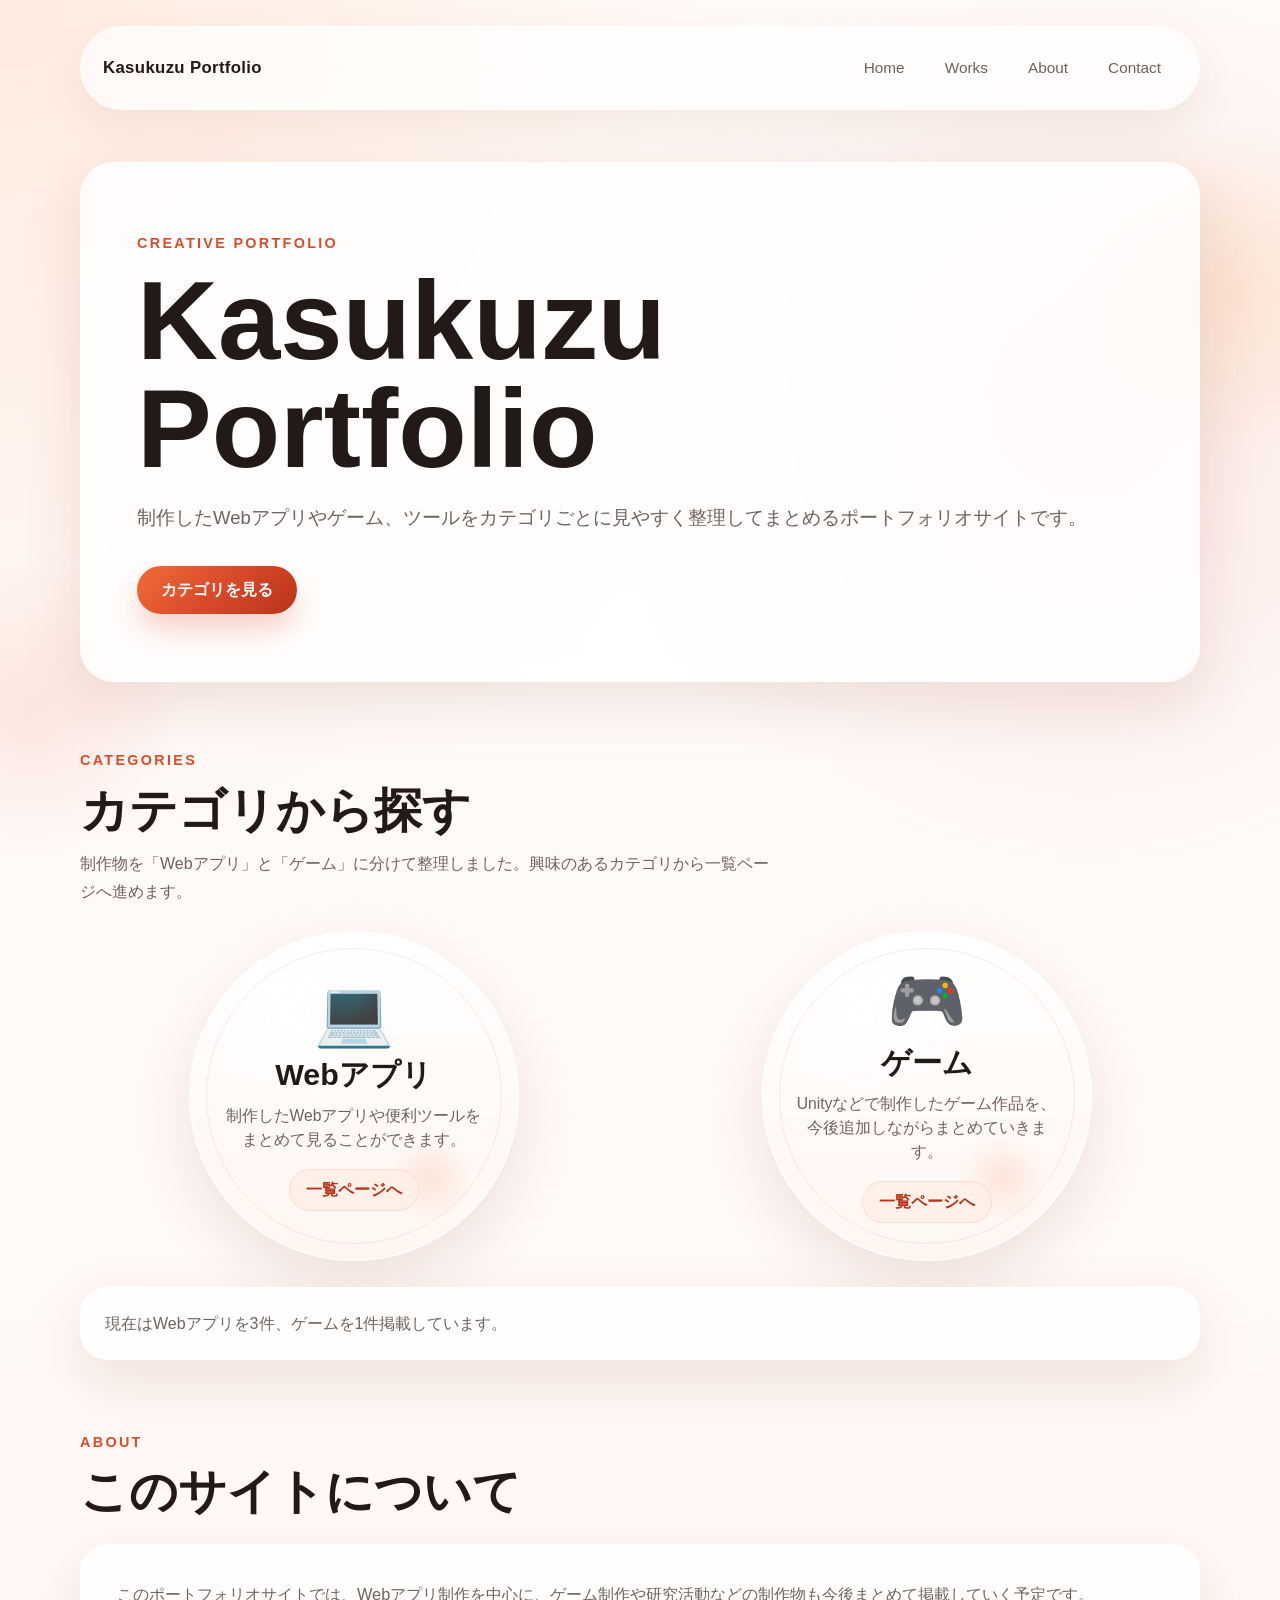
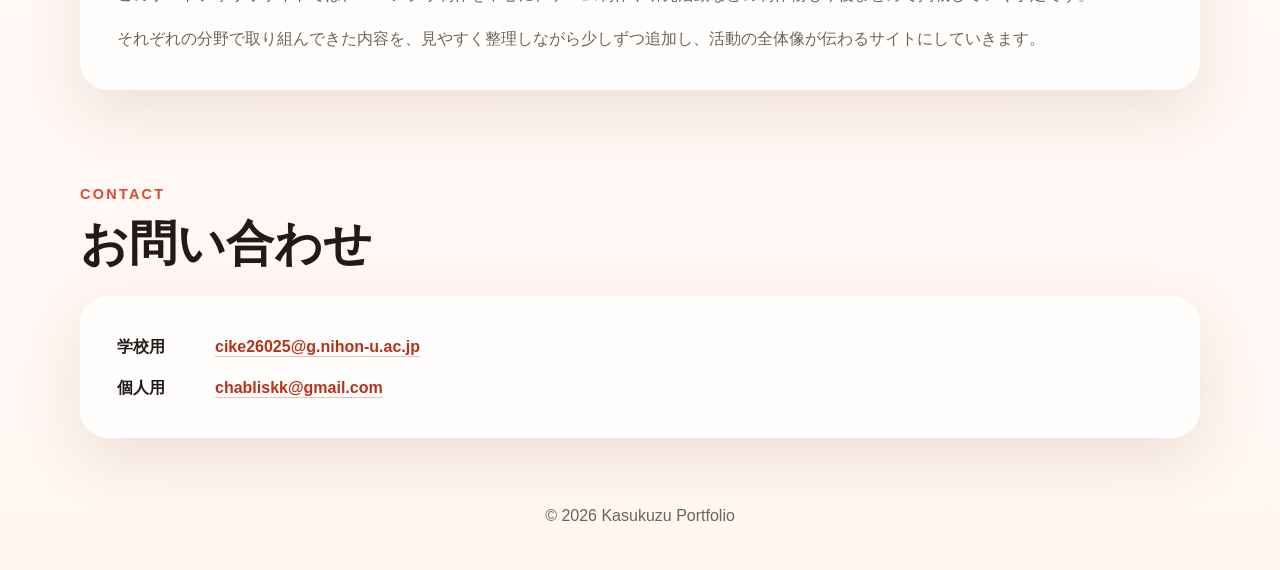
<file: index.html>
<!DOCTYPE html>
<html lang="ja">
  <head>
    <meta charset="UTF-8" />
    <meta name="viewport" content="width=device-width, initial-scale=1.0" />
    <meta
      name="description"
      content="KasukuzuのWebアプリやゲーム作品をカテゴリごとにまとめる個人ポートフォリオサイト"
    />
    <title>Kasukuzu Portfolio</title>
    <link rel="stylesheet" href="style.css" />
  </head>
  <body>
    <div class="page-shell">
      <header class="site-header">
        <div class="container header-inner">
          <a class="site-logo" href="./">Kasukuzu Portfolio</a>
          <nav class="site-nav" aria-label="グローバルナビゲーション">
            <a href="#home">Home</a>
            <a href="#works">Works</a>
            <a href="#about">About</a>
            <a href="#contact">Contact</a>
          </nav>
        </div>
      </header>

      <main>
        <section class="hero-section" id="home">
          <div class="container hero-grid">
            <div class="hero-copy">
              <p class="section-kicker">Creative Portfolio</p>
              <h1>Kasukuzu Portfolio</h1>
              <p class="hero-description">
                制作したWebアプリやゲーム、ツールをカテゴリごとに見やすく整理してまとめるポートフォリオサイトです。
              </p>
              <div class="hero-actions">
                <a class="primary-button" href="#works">カテゴリを見る</a>
              </div>
            </div>
          </div>
        </section>

        <section class="content-section category-section" id="works">
          <div class="container">
            <div class="section-heading">
              <p class="section-kicker">Categories</p>
              <h2>カテゴリから探す</h2>
              <p>
                制作物を「Webアプリ」と「ゲーム」に分けて整理しました。興味のあるカテゴリから一覧ページへ進めます。
              </p>
            </div>

            <div class="category-grid">
              <a class="category-card" href="web-apps/">
                <span class="category-icon" aria-hidden="true">💻</span>
                <strong class="category-title">Webアプリ</strong>
                <p>制作したWebアプリや便利ツールをまとめて見ることができます。</p>
                <span class="category-cta">一覧ページへ</span>
              </a>

              <a class="category-card" href="games/">
                <span class="category-icon" aria-hidden="true">🎮</span>
                <strong class="category-title">ゲーム</strong>
                <p>Unityなどで制作したゲーム作品を、今後追加しながらまとめていきます。</p>
                <span class="category-cta">一覧ページへ</span>
              </a>
            </div>

            <div class="category-note">
              <p>
                現在はWebアプリを3件、ゲームを1件掲載しています。
              </p>
            </div>
          </div>
        </section>

        <section class="content-section alt-section" id="about">
          <div class="container">
            <div class="section-heading">
              <p class="section-kicker">About</p>
              <h2>このサイトについて</h2>
            </div>
            <div class="about-panel">
              <p>
                このポートフォリオサイトでは、Webアプリ制作を中心に、ゲーム制作や研究活動などの制作物も今後まとめて掲載していく予定です。
              </p>
              <p>
                それぞれの分野で取り組んできた内容を、見やすく整理しながら少しずつ追加し、活動の全体像が伝わるサイトにしていきます。
              </p>
            </div>
          </div>
        </section>

        <section class="content-section" id="contact">
          <div class="container">
            <div class="section-heading">
              <p class="section-kicker">Contact</p>
              <h2>お問い合わせ</h2>
            </div>
            <div class="contact-panel">
              <div class="contact-list">
                <div class="contact-item">
                  <span class="contact-label">学校用</span>
                  <a href="mailto:cike26025@g.nihon-u.ac.jp">
                    cike26025@g.nihon-u.ac.jp
                  </a>
                </div>
                <div class="contact-item">
                  <span class="contact-label">個人用</span>
                  <a href="mailto:chabliskk@gmail.com">chabliskk@gmail.com</a>
                </div>
              </div>
            </div>
          </div>
        </section>
      </main>

      <footer class="site-footer">
        <div class="container">
          <p>&copy; 2026 Kasukuzu Portfolio</p>
        </div>
      </footer>
    </div>
  </body>
</html>
</file>
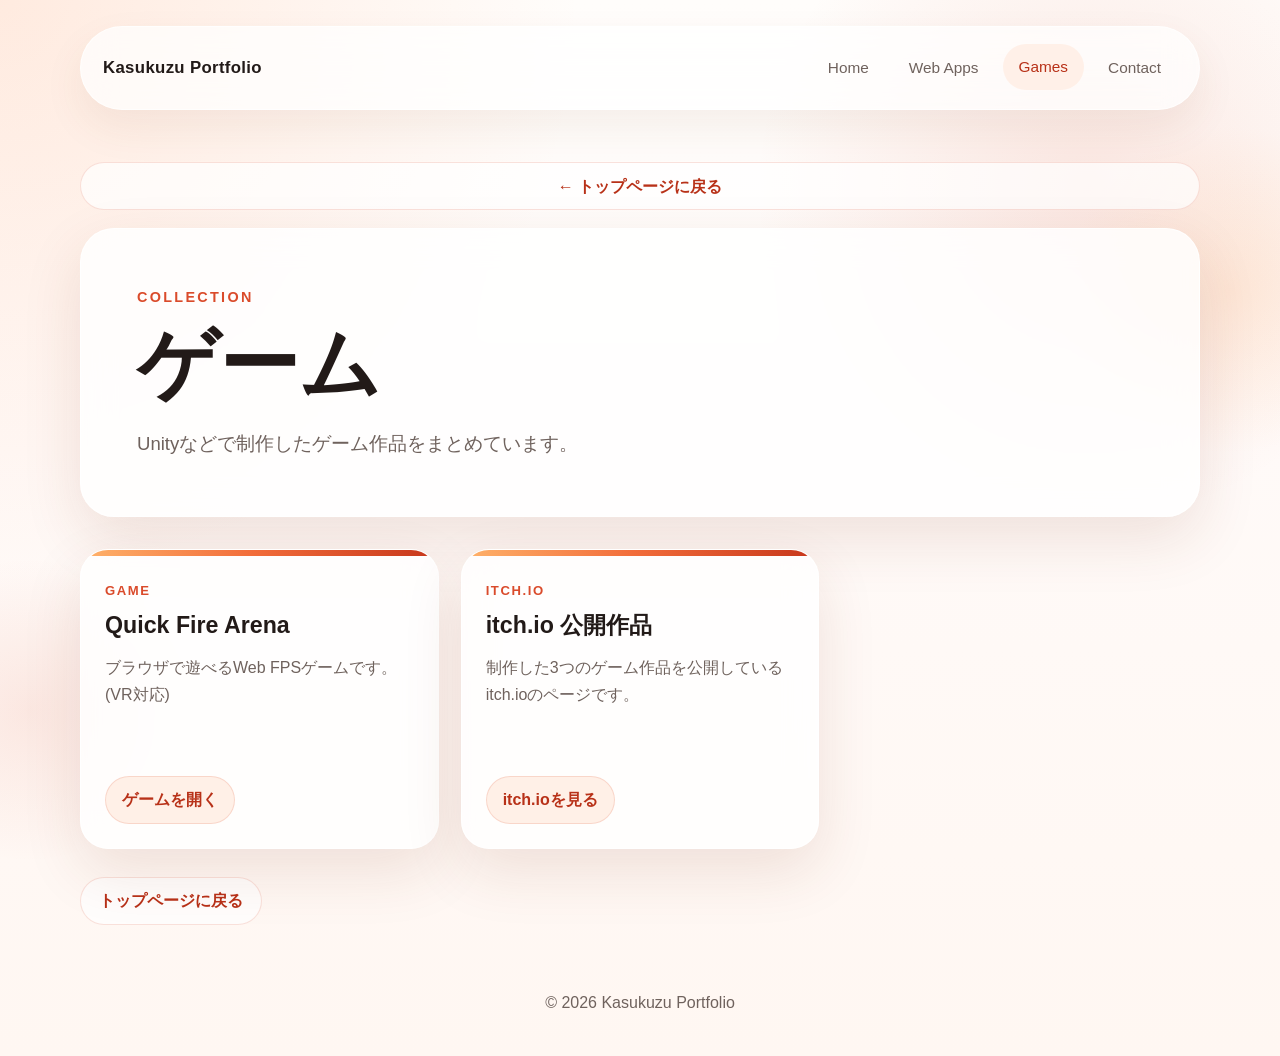
<file: games/index.html>
<!DOCTYPE html>
<html lang="ja">
  <head>
    <meta charset="UTF-8" />
    <meta name="viewport" content="width=device-width, initial-scale=1.0" />
    <meta
      name="description"
      content="Kasukuzu Portfolio のゲーム一覧ページ"
    />
    <title>ゲーム | Kasukuzu Portfolio</title>
    <link rel="stylesheet" href="../style.css" />
  </head>
  <body class="subpage">
    <div class="page-shell">
      <header class="site-header">
        <div class="container header-inner">
          <a class="site-logo" href="../">Kasukuzu Portfolio</a>
          <nav class="site-nav" aria-label="グローバルナビゲーション">
            <a href="../">Home</a>
            <a href="../web-apps/">Web Apps</a>
            <a href="./" aria-current="page">Games</a>
            <a href="../#contact">Contact</a>
          </nav>
        </div>
      </header>

      <main>
        <section class="page-hero-section">
          <div class="container page-hero-header">
            <a class="back-link" href="../">← トップページに戻る</a>
            <div class="page-hero-panel">
              <p class="section-kicker">Collection</p>
              <h1>ゲーム</h1>
              <p class="page-description">
                Unityなどで制作したゲーム作品をまとめています。
              </p>
            </div>
          </div>
        </section>

        <section class="content-section page-content-section">
          <div class="container">
            <div class="works-grid">
              <article class="work-card">
                <div class="card-accent"></div>
                <div class="card-content">
                  <p class="card-tag">Game</p>
                  <h3>Quick Fire Arena</h3>
                  <p>ブラウザで遊べるWeb FPSゲームです。(VR対応)</p>
                </div>
                <a
                  class="card-button"
                  href="https://quick-fire-arena-client.vercel.app"
                  target="_blank"
                  rel="noopener noreferrer"
                >
                  ゲームを開く
                </a>
              </article>

              <article class="work-card">
                <div class="card-accent"></div>
                <div class="card-content">
                  <p class="card-tag">itch.io</p>
                  <h3>itch.io 公開作品</h3>
                  <p>制作した3つのゲーム作品を公開しているitch.ioのページです。</p>
                </div>
                <a
                  class="card-button"
                  href="https://karasawao0.itch.io/"
                  target="_blank"
                  rel="noopener noreferrer"
                >
                  itch.ioを見る
                </a>
              </article>
            </div>

            <div class="page-actions">
              <a class="secondary-link" href="../">トップページに戻る</a>
            </div>
          </div>
        </section>
      </main>

      <footer class="site-footer">
        <div class="container">
          <p>&copy; 2026 Kasukuzu Portfolio</p>
        </div>
      </footer>
    </div>
  </body>
</html>
</file>
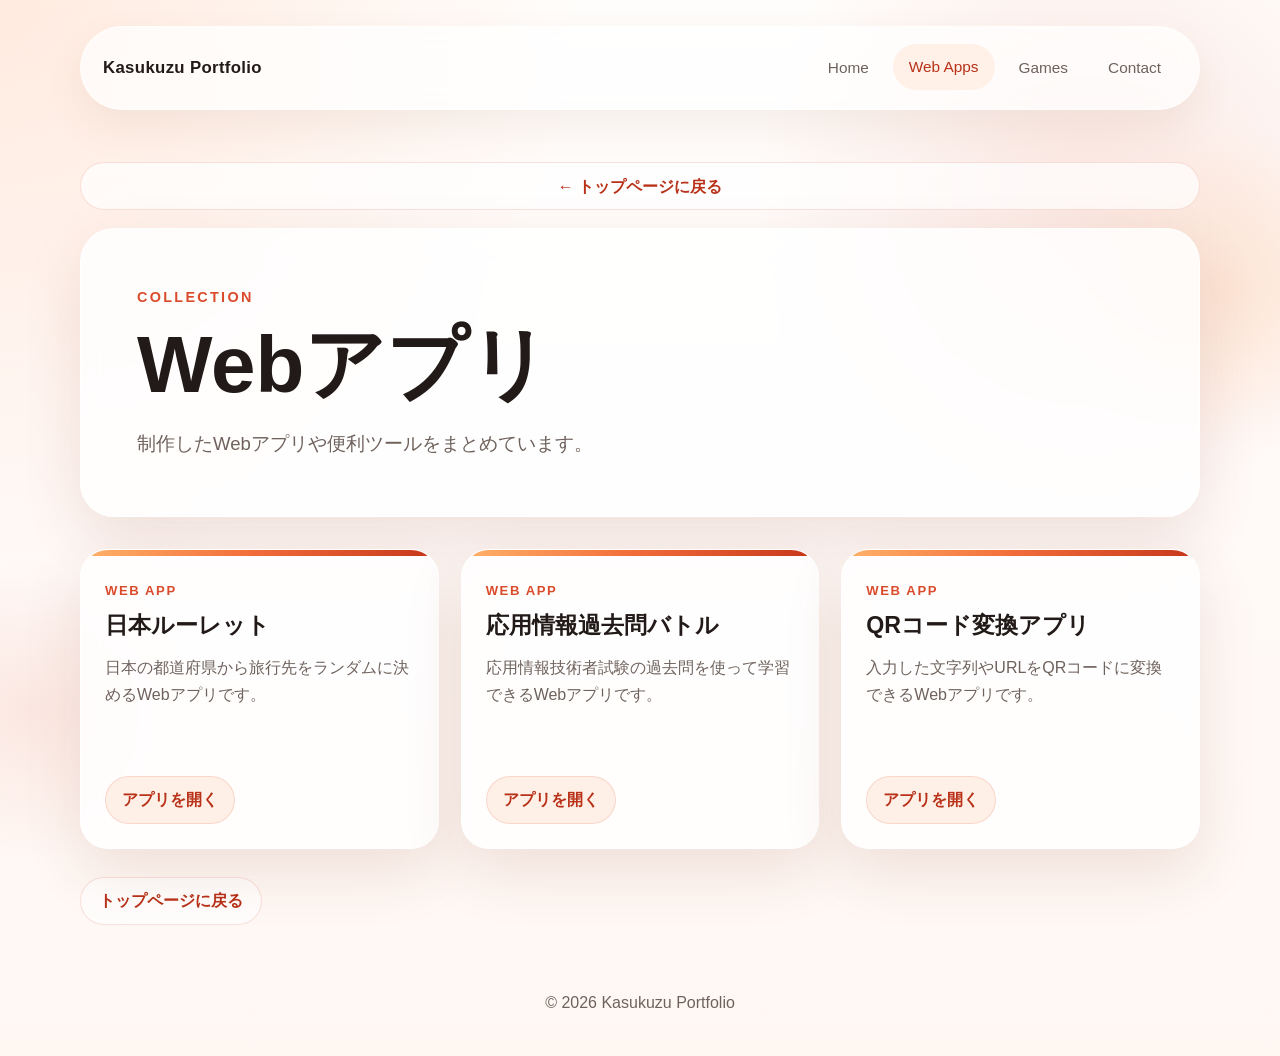
<file: web-apps/index.html>
<!DOCTYPE html>
<html lang="ja">
  <head>
    <meta charset="UTF-8" />
    <meta name="viewport" content="width=device-width, initial-scale=1.0" />
    <meta
      name="description"
      content="Kasukuzu Portfolio の Webアプリ一覧ページ"
    />
    <title>Webアプリ | Kasukuzu Portfolio</title>
    <link rel="stylesheet" href="../style.css" />
  </head>
  <body class="subpage">
    <div class="page-shell">
      <header class="site-header">
        <div class="container header-inner">
          <a class="site-logo" href="../">Kasukuzu Portfolio</a>
          <nav class="site-nav" aria-label="グローバルナビゲーション">
            <a href="../">Home</a>
            <a href="./" aria-current="page">Web Apps</a>
            <a href="../games/">Games</a>
            <a href="../#contact">Contact</a>
          </nav>
        </div>
      </header>

      <main>
        <section class="page-hero-section">
          <div class="container page-hero-header">
            <a class="back-link" href="../">← トップページに戻る</a>
            <div class="page-hero-panel">
              <p class="section-kicker">Collection</p>
              <h1>Webアプリ</h1>
              <p class="page-description">
                制作したWebアプリや便利ツールをまとめています。
              </p>
            </div>
          </div>
        </section>

        <section class="content-section page-content-section">
          <div class="container">
            <div class="works-grid">
              <article class="work-card">
                <div class="card-accent"></div>
                <div class="card-content">
                  <p class="card-tag">Web App</p>
                  <h3>日本ルーレット</h3>
                  <p>
                    日本の都道府県から旅行先をランダムに決めるWebアプリです。
                  </p>
                </div>
                <a
                  class="card-button"
                  href="https://kasukuzu.github.io/randtravelapp/"
                  target="_blank"
                  rel="noopener noreferrer"
                >
                  アプリを開く
                </a>
              </article>

              <article class="work-card">
                <div class="card-accent"></div>
                <div class="card-content">
                  <p class="card-tag">Web App</p>
                  <h3>応用情報過去問バトル</h3>
                  <p>
                    応用情報技術者試験の過去問を使って学習できるWebアプリです。
                  </p>
                </div>
                <a
                  class="card-button"
                  href="https://ap-kakomonbattle.vercel.app/"
                  target="_blank"
                  rel="noopener noreferrer"
                >
                  アプリを開く
                </a>
              </article>

              <article class="work-card">
                <div class="card-accent"></div>
                <div class="card-content">
                  <p class="card-tag">Web App</p>
                  <h3>QRコード変換アプリ</h3>
                  <p>
                    入力した文字列やURLをQRコードに変換できるWebアプリです。
                  </p>
                </div>
                <a
                  class="card-button"
                  href="https://kasukuzu.github.io/qr-code-generator/"
                  target="_blank"
                  rel="noopener noreferrer"
                >
                  アプリを開く
                </a>
              </article>
            </div>

            <div class="page-actions">
              <a class="secondary-link" href="../">トップページに戻る</a>
            </div>
          </div>
        </section>
      </main>

      <footer class="site-footer">
        <div class="container">
          <p>&copy; 2026 Kasukuzu Portfolio</p>
        </div>
      </footer>
    </div>
  </body>
</html>
</file>
<file: style.css>
:root {
  --bg: #fffaf8;
  --surface: rgba(255, 255, 255, 0.82);
  --surface-strong: #ffffff;
  --text: #221a18;
  --muted: #6f625d;
  --line: rgba(145, 80, 54, 0.14);
  --accent: #da4b2b;
  --accent-strong: #b83118;
  --accent-soft: #fff0e7;
  --accent-glow: rgba(242, 108, 58, 0.14);
  --shadow: 0 22px 60px rgba(126, 50, 25, 0.12);
  --shadow-strong: 0 28px 70px rgba(126, 50, 25, 0.18);
  --radius-lg: 28px;
  --radius-md: 20px;
  --radius-sm: 14px;
  --container: min(1120px, calc(100% - 40px));
}

*,
*::before,
*::after {
  box-sizing: border-box;
}

html {
  scroll-behavior: smooth;
}

body {
  margin: 0;
  min-width: 320px;
  color: var(--text);
  font-family: "Avenir Next", "Hiragino Sans", "Yu Gothic", "Noto Sans JP",
    sans-serif;
  background:
    radial-gradient(circle at top left, rgba(255, 151, 98, 0.18), transparent 35%),
    radial-gradient(circle at 85% 18%, rgba(218, 75, 43, 0.12), transparent 24%),
    linear-gradient(180deg, #fffdfb 0%, var(--bg) 42%, #fff7f2 100%);
  line-height: 1.7;
}

a {
  color: inherit;
  text-decoration: none;
}

img {
  display: block;
  max-width: 100%;
}

.page-shell {
  position: relative;
  overflow: hidden;
}

.page-shell::before,
.page-shell::after {
  content: "";
  position: absolute;
  inset: auto;
  pointer-events: none;
  z-index: 0;
}

.page-shell::before {
  top: 120px;
  right: -120px;
  width: 340px;
  height: 340px;
  border-radius: 50%;
  background: radial-gradient(circle, rgba(255, 190, 135, 0.24), transparent 68%);
}

.page-shell::after {
  top: 560px;
  left: -120px;
  width: 300px;
  height: 300px;
  border-radius: 50%;
  background: radial-gradient(circle, rgba(218, 75, 43, 0.1), transparent 72%);
}

.container {
  position: relative;
  z-index: 1;
  width: var(--container);
  margin: 0 auto;
}

.site-header {
  padding: 26px 0 10px;
}

.header-inner {
  display: flex;
  align-items: center;
  justify-content: space-between;
  gap: 24px;
  padding: 18px 22px;
  border: 1px solid rgba(255, 255, 255, 0.7);
  border-radius: 999px;
  background: rgba(255, 255, 255, 0.72);
  backdrop-filter: blur(16px);
  box-shadow: 0 18px 40px rgba(124, 71, 33, 0.08);
}

.site-logo {
  font-size: 1.05rem;
  font-weight: 800;
  letter-spacing: 0.02em;
}

.site-nav {
  display: flex;
  flex-wrap: wrap;
  align-items: center;
  justify-content: flex-end;
  gap: 8px;
}

.site-nav a {
  padding: 10px 16px;
  border-radius: 999px;
  color: var(--muted);
  font-size: 0.96rem;
  transition:
    background-color 0.2s ease,
    color 0.2s ease,
    transform 0.2s ease;
}

.site-nav a:hover,
.site-nav a:focus-visible,
.site-nav a[aria-current="page"] {
  color: var(--accent-strong);
  background: rgba(255, 240, 231, 0.95);
  transform: translateY(-1px);
}

.hero-section,
.page-hero-section {
  padding: 42px 0 54px;
}

.hero-grid {
  display: block;
}

.hero-copy,
.work-card,
.about-panel,
.contact-panel,
.category-note,
.page-hero-panel {
  border: 1px solid rgba(255, 255, 255, 0.86);
  background: var(--surface);
  backdrop-filter: blur(16px);
  box-shadow: var(--shadow);
}

.hero-copy,
.page-hero-panel {
  padding: clamp(32px, 5vw, 56px);
  border-radius: calc(var(--radius-lg) + 6px);
}

.hero-copy {
  display: flex;
  grid-column: 1 / -1;
  width: 100%;
  min-height: 520px;
  flex-direction: column;
  justify-content: center;
}

.section-kicker {
  margin: 0 0 12px;
  color: var(--accent);
  font-size: 0.9rem;
  font-weight: 800;
  letter-spacing: 0.16em;
  text-transform: uppercase;
}

.hero-copy h1,
.section-heading h2,
.page-hero-panel h1 {
  margin: 0;
  font-family: "Avenir Next", "Hiragino Kaku Gothic ProN", "Yu Gothic",
    sans-serif;
  font-weight: 800;
  letter-spacing: 0;
  line-height: 1.08;
}

.hero-copy h1 {
  max-width: none;
  font-size: 7rem;
  line-height: 0.96;
}

.page-hero-panel h1 {
  font-size: 5rem;
}

.hero-description,
.page-description {
  max-width: none;
  margin: 20px 0 0;
  color: var(--muted);
  font-size: clamp(1rem, 2vw, 1.16rem);
}

@media (min-width: 921px) {
  .hero-description {
    white-space: nowrap;
  }
}

.hero-actions {
  margin-top: 32px;
}

.primary-button,
.card-button,
.secondary-link,
.back-link,
.category-cta {
  display: inline-flex;
  align-items: center;
  justify-content: center;
  min-height: 48px;
  border-radius: 999px;
  font-weight: 700;
}

.primary-button {
  padding: 0 24px;
  background: linear-gradient(135deg, #f26c3a 0%, var(--accent) 48%, #ba341b 100%);
  color: #ffffff;
  box-shadow: 0 16px 28px rgba(218, 75, 43, 0.24);
  transition:
    transform 0.2s ease,
    box-shadow 0.2s ease;
}

.primary-button:hover,
.primary-button:focus-visible {
  transform: translateY(-2px);
  box-shadow: 0 20px 34px rgba(218, 75, 43, 0.28);
}

.content-section {
  padding: 46px 0;
}

.category-section {
  padding-top: 12px;
}

.alt-section {
  padding-top: 24px;
}

.section-heading {
  max-width: 700px;
  margin-bottom: 26px;
}

.section-heading h2 {
  font-size: clamp(2rem, 4vw, 3rem);
}

.section-heading p:last-child {
  margin: 14px 0 0;
  color: var(--muted);
}

.category-grid {
  display: grid;
  grid-template-columns: repeat(2, minmax(260px, 1fr));
  gap: 26px;
  justify-items: center;
}

.category-card {
  position: relative;
  display: flex;
  flex-direction: column;
  align-items: center;
  justify-content: center;
  gap: 12px;
  width: min(100%, 330px);
  aspect-ratio: 1 / 1;
  padding: 34px;
  border: 1px solid rgba(255, 255, 255, 0.92);
  border-radius: 50%;
  background:
    radial-gradient(circle at 30% 25%, rgba(255, 255, 255, 0.92), transparent 34%),
    linear-gradient(180deg, rgba(255, 255, 255, 0.95), rgba(255, 246, 240, 0.98));
  box-shadow: var(--shadow);
  text-align: center;
  transition:
    transform 0.26s ease,
    box-shadow 0.26s ease;
}

.category-card::before,
.category-card::after {
  content: "";
  position: absolute;
  border-radius: 50%;
  pointer-events: none;
}

.category-card::before {
  inset: 16px;
  border: 1px solid rgba(218, 75, 43, 0.12);
}

.category-card::after {
  right: 44px;
  bottom: 38px;
  width: 88px;
  height: 88px;
  background: radial-gradient(circle, var(--accent-glow), transparent 70%);
}

.category-card:hover,
.category-card:focus-visible {
  transform: translateY(-8px) scale(1.03);
  box-shadow: var(--shadow-strong);
}

.category-icon {
  position: relative;
  z-index: 1;
  font-size: clamp(2.8rem, 5vw, 4rem);
  line-height: 1;
}

.category-title {
  position: relative;
  z-index: 1;
  font-size: clamp(1.4rem, 2.6vw, 1.9rem);
  line-height: 1.15;
}

.category-card p {
  position: relative;
  z-index: 1;
  margin: 0;
  color: var(--muted);
  font-size: 0.98rem;
  line-height: 1.55;
}

.category-cta {
  position: relative;
  z-index: 1;
  margin-top: 4px;
  padding: 0 16px;
  min-height: 42px;
  background: rgba(255, 240, 231, 0.95);
  color: var(--accent-strong);
  border: 1px solid rgba(218, 75, 43, 0.12);
}

.category-note {
  margin-top: 26px;
  padding: 22px 24px;
  border-radius: var(--radius-lg);
}

.category-note p {
  margin: 0;
  color: var(--muted);
}

.works-grid {
  display: grid;
  grid-template-columns: repeat(3, minmax(0, 1fr));
  gap: 22px;
  justify-content: start;
}

.work-card {
  display: flex;
  flex-direction: column;
  justify-content: space-between;
  min-height: 300px;
  padding: 0;
  border-radius: var(--radius-lg);
  overflow: hidden;
}

.card-accent {
  height: 6px;
  background: linear-gradient(90deg, #ffb36b 0%, #f26c3a 48%, #c6361b 100%);
}

.card-content {
  flex: 1;
  padding: 24px 24px 18px;
}

.card-tag {
  margin: 0 0 10px;
  color: var(--accent);
  font-size: 0.82rem;
  font-weight: 800;
  letter-spacing: 0.12em;
  text-transform: uppercase;
}

.work-card h3 {
  margin: 0;
  font-size: 1.45rem;
  line-height: 1.2;
}

.work-card p:last-child {
  margin: 14px 0 0;
  color: var(--muted);
}

.card-button {
  width: fit-content;
  margin: 0 24px 24px;
  padding: 0 16px;
  border: 1px solid rgba(218, 75, 43, 0.16);
  background: var(--accent-soft);
  color: var(--accent-strong);
}

a.card-button {
  transition:
    transform 0.2s ease,
    box-shadow 0.2s ease,
    background-color 0.2s ease;
}

a.card-button:hover,
a.card-button:focus-visible {
  transform: translateY(-2px);
  box-shadow: 0 14px 24px rgba(218, 75, 43, 0.14);
  background: #ffe8db;
}

.about-panel,
.contact-panel {
  padding: clamp(24px, 4vw, 36px);
  border-radius: var(--radius-lg);
}

.about-panel p,
.contact-panel p {
  margin: 0;
  color: var(--muted);
  font-size: 1.02rem;
}

.about-panel p + p {
  margin-top: 16px;
}

.contact-list {
  display: grid;
  gap: 14px;
}

.contact-item {
  display: grid;
  grid-template-columns: 5rem minmax(0, 1fr);
  align-items: center;
  gap: 18px;
}

.contact-label {
  color: var(--text);
  font-weight: 700;
}

.contact-item a {
  width: fit-content;
  color: var(--accent-strong);
  font-weight: 700;
  overflow-wrap: anywhere;
  text-decoration: underline;
  text-decoration-color: rgba(184, 49, 24, 0.3);
  text-underline-offset: 4px;
}

.contact-item a:hover,
.contact-item a:focus-visible {
  text-decoration-color: currentColor;
}

.back-link,
.secondary-link {
  padding: 0 18px;
  color: var(--accent-strong);
  border: 1px solid rgba(218, 75, 43, 0.16);
  background: rgba(255, 255, 255, 0.7);
  transition:
    transform 0.2s ease,
    box-shadow 0.2s ease,
    background-color 0.2s ease;
}

.back-link:hover,
.back-link:focus-visible,
.secondary-link:hover,
.secondary-link:focus-visible {
  transform: translateY(-2px);
  box-shadow: 0 12px 20px rgba(218, 75, 43, 0.14);
  background: #ffffff;
}

.page-hero-section {
  padding-bottom: 22px;
}

.page-hero-header {
  display: flex;
  flex-direction: column;
  gap: 18px;
}

.page-content-section {
  padding-top: 10px;
}

.page-actions {
  margin-top: 28px;
}

.site-footer {
  padding: 18px 0 40px;
}

.site-footer p {
  margin: 0;
  color: var(--muted);
  text-align: center;
}

@media (max-width: 920px) {
  .site-header {
    padding-top: 18px;
  }

  .header-inner {
    border-radius: 28px;
  }

  .hero-section {
    padding-top: 26px;
  }

  .hero-copy {
    min-height: 480px;
  }

  .hero-copy h1 {
    font-size: 5.25rem;
  }

  .page-hero-panel h1 {
    max-width: 10ch;
  }

  .category-grid {
    grid-template-columns: repeat(2, minmax(220px, 1fr));
  }

  .works-grid {
    grid-template-columns: repeat(2, minmax(0, 1fr));
  }
}

@media (max-width: 720px) {
  .category-grid {
    grid-template-columns: 1fr;
  }

  .category-card {
    width: min(100%, 300px);
  }
}

@media (max-width: 640px) {
  :root {
    --container: min(100% - 28px, 1120px);
  }

  body {
    line-height: 1.65;
  }

  .header-inner {
    align-items: flex-start;
    flex-direction: column;
    padding: 18px;
  }

  .site-nav {
    justify-content: flex-start;
  }

  .site-nav a {
    padding: 8px 12px;
  }

  .hero-copy,
  .about-panel,
  .contact-panel,
  .page-hero-panel,
  .category-note {
    border-radius: 24px;
  }

  .hero-copy,
  .page-hero-panel {
    padding: 28px 24px;
  }

  .hero-copy {
    min-height: 400px;
  }

  .hero-copy h1 {
    font-size: 3.5rem;
    line-height: 1;
  }

  .page-hero-panel h1 {
    font-size: 3.4rem;
  }

  .category-card {
    padding: 28px;
  }

  .category-card p {
    font-size: 0.94rem;
  }

  .contact-item {
    grid-template-columns: 1fr;
    gap: 2px;
  }

  .works-grid {
    grid-template-columns: 1fr;
  }

  .work-card {
    min-height: auto;
  }

  .card-content {
    padding: 22px 20px 16px;
  }

  .card-button {
    margin: 0 20px 20px;
  }
}

@media (max-width: 360px) {
  .hero-copy h1 {
    font-size: 3rem;
  }
}
</file>
